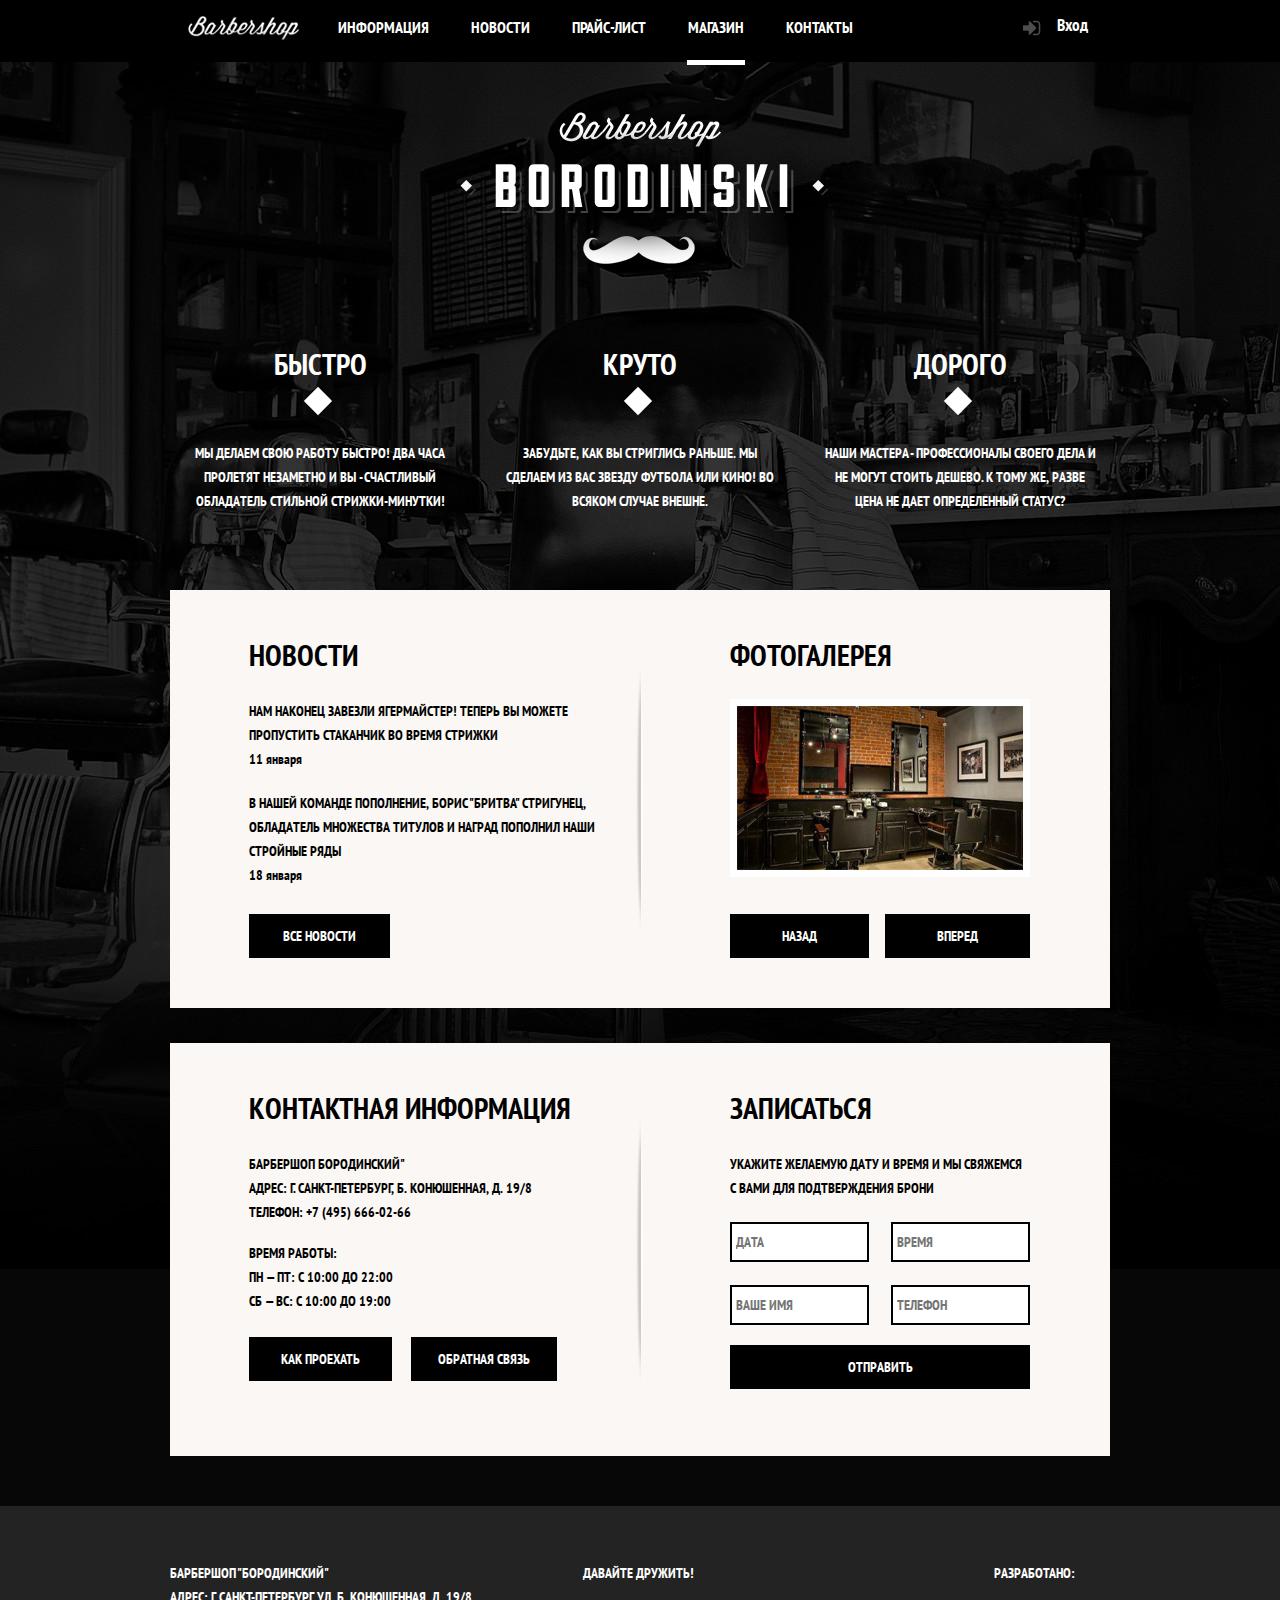
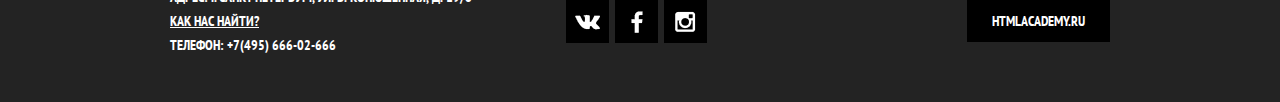
<file: index.html>
<!DOCTYPE html>
<html lang="ru">
  <head>
	<meta charset="utf-8">
	<title>HTML Academy: Барбершоп</title>
	<!-- <link href="https://fonts.googleapis.com/css?family=PT+Sans+Narrow" rel="stylesheet"> -->	
    <link href="css/fonts.css" rel="stylesheet">	
	<link href="css/normalize.css" rel="stylesheet">
	<link href="css/style.css" rel="stylesheet">

    <!--[if it IE]>-->
          <script src="https://oss.maxcdn.com/libs/html5shiv/3.7.0/html5shiv.js"></script>
    <!--<![endif]-->
</head>

  <body>
  <header class="header">
		<div class="header-wrapper clearfix">

			<div class="header-menu">
				<div class="header-menu-logo"> 
					<a href="#"><img src="img/logo.png" width=111 height=24 alt=""></a>
				</div>

				<nav class="header-main-nav">
					<ul>
						<li><a href="#">Информация</a></li>
						<li><a href="#">Новости</a></li>
						<li><a href="#">Прайс-лист</a></li>
						<li class="header-main-nav-active"><a>Магазин</a></li>
						<li><a href="#">Контакты</a></li>
					</ul>
				</nav>

				<div class="header-menu-account">
					<a class="header-menu-account-logo" href="#" onclick='showlogin();'>Вход</a>
				</div>				
			</div>	

		</div>
	</header>

	<main class="main">
		<div class="main-wrapper clearfix">

            <div class="main-logo">
                <img src="img/main-logo.png" width="368" height="204" alt="">
            </div>

            <div class="main-advertising clearfix">
                <div class="main-advertising-item">
                    <div class="main-advertising-title">Быстро</div>
                    <p>Мы делаем свою работу быстро! Два часа
                    пролетят незаметно и вы - счастливый
                    обладатель стильной стрижки-минутки!</p>
                </div>

                <div class="main-advertising-item">
                    <div class="main-advertising-title">Круто</div>
                    <p>Забудьте, как вы стриглись раньше. Мы сделаем из вас звезду футбола или кино! Во всяком случае внешне.</p>
                </div>

                <div class="main-advertising-item">
                    <div class="main-advertising-title">Дорого</div>
                    <p>Наши мастера - профессионалы своего дела и не могут стоить дешево. К тому же, разве цена не дает определенный статус?</p>
                </div>
            </div>

            <div class="main-content clearfix">
                <div class="main-content-column-left">
                    <h2 class="main-content-column-title">Новости</h2>
                    <ul class="main-content-news">
                        <li>Нам наконец завезли Ягермайстер! Теперь вы можете пропустить стаканчик во время стрижки
                        <time datetime="2017-01-11">11 января</time></li>
                        <li>В нашей команде пополнение, Борис "Бритва" Стригунец, обладатель множества титулов и наград пополнил наши стройные ряды<time datetime="2017-01-18">18 января</time></li>
                    </ul>
                    <a href="#" class="btn-link main-news-btn">Все новости</a>
                </div>

                <div class="main-content-column-right ">
                    <h2 class="main-content-column-title">Фотогалерея</h2>
                    <div class="main-content-gallery">
                        <div class="main-content-gallery-content ">
                            <img src="img/workplace.jpg" width="286" height="164" alt="">
                        </div>
                        <button class="btn-link main-btn-prev">Назад</button>
                        <button class="btn-link main-btn-next">Вперед</button>
                    </div>
                </div>                
            </div>

            <div class="main-content clearfix">
                <div class="main-content-column-left">
                    <div class="main-contacts">
                        <h2 class="main-content-column-title">Контактная информация</h2>
                        <address class="main-contacts-addr">
                            Барбершоп Бородинский"<br>
                            Адрес: г. Санкт-Петербург, Б. Конюшенная, д. 19/8<br>
                            Телефон: +7 (495) 666-02-66<br>
                        </address>

                        <div class="main-content-open-hours">
                            <p>Время работы:</p>
                            <p>пн — пт: с 10:00 до 22:00</p>
                            <p>сб — вс: с 10:00 до 19:00</p>
                        </div>
                        <a href="#" class="btn-link main-btn-map" onclick='showmap();'>Как проехать</a>
                        <a href="#" class="btn-link main-btn-contact">Обратная связь</a>
                    </div>
                </div>
                <div class="main-content-column-right ">
                    <div class="appointment-form">
                        <h2 class="main-content-column-title">Записаться</h2>
                        <p>Укажите желаемую дату и время и мы свяжемся с вами для подтверждения брони</p>
                        <form action="/echo" method="post" class="form-enroll">
                            <input type="text" name="date" placeholder="Дата">
                            <input type="text" name="time" 
                            placeholder="Время">
                            <input type="text" name="name" placeholder="Ваше имя">
                            <input type="tel" name="phone" placeholder="Телефон">
                            <button type="submit" class="btn-link form-btn-enroll">Отправить</button>
                        </form>
                    </div>
                </div>
            </div>            
        </div>
		</div>
	</main>

	<footer class="footer">
        <div class="footer-wrapper clearfix">
            <div class="footer-addr">
                Барбершоп "Бородинский"<br>
                Адрес: г. Санкт-Петербург, ул. Б. Конюшенная, д. 19/8<br>
                <a class="footer-link" href="#">Как нас найти?</a>
                <p>Телефон: +7(495) 666-02-666</p>
            </div>

            <div class="footer-social">
                <span>Давайте дружить!</span>
                <a href="http://vk.com" class="footer-social-btn footer-social-vk"></a>
                <a href="http://facebook.com" class="footer-social-btn footer-social-fb"></a>
                <a href="http://instagram.com" class="footer-social-btn footer-social-inst"></a>
            </div>

            <div class="footer-copyright">
                <span>Разработано:</span>
                <a class="btn-link footer-copyright-link" href="http://htmlacademy.ru/">htmlacademy.ru</a>
            </div>
        </div>
    </footer>

    <!--Modal-->
    <div class="modal-login">
        <div class="modal-login-close" onclick='closeloginwindow();'></div>
        <h2 class="modal-login-title">Личный кабинет</h2>
        <p>Введите пожалуйста свой логин и пароль</p>
        <form class="modal-login-form" >
        <input type="text" class="modal-icon-user" name="login" placeholder="Логин" required>
        <input type="text" class="modal-icon-password" name="password" placeholder="Пароль" required>
        <input type="checkbox" name="remember" id="remember-me">
        <label for="remember-me">Запомните меня</label>
        <a href="#" class="model-login-restore">Я забыл пароль!</a>
        <button type="submit" class="modal-login-btn">Войти</button>
        </form>
    </div>

    <div class="modal-map-popup">
        <button class="modal-popup-close-map" type="button" onclick='hidemap();'></button>
        <iframe src="https://www.google.com/maps/embed?pb=!1m18!1m12!1m3!1d999.2970419182997!2d30.3220211441057!3d59.938877484047545!2m3!1f0!2f0!3f0!3m2!1i1024!2i768!4f13.1!3m3!1m2!1s0x4696310fca5ba729%3A0xea9c53d4493c879f!2z0JHQvtC70YzRiNCw0Y8g0JrQvtC90Y7RiNC10L3QvdCw0Y8g0YPQuy4sIDE5LCDQodCw0L3QutGCLdCf0LXRgtC10YDQsdGD0YDQsywgMTkxMTg2!5e0!3m2!1sru!2sru!4v1485281200649" allowfullscreen></iframe>
    </div>

    <script src="js/script.js"></script>
  </body>
</html>
</file>
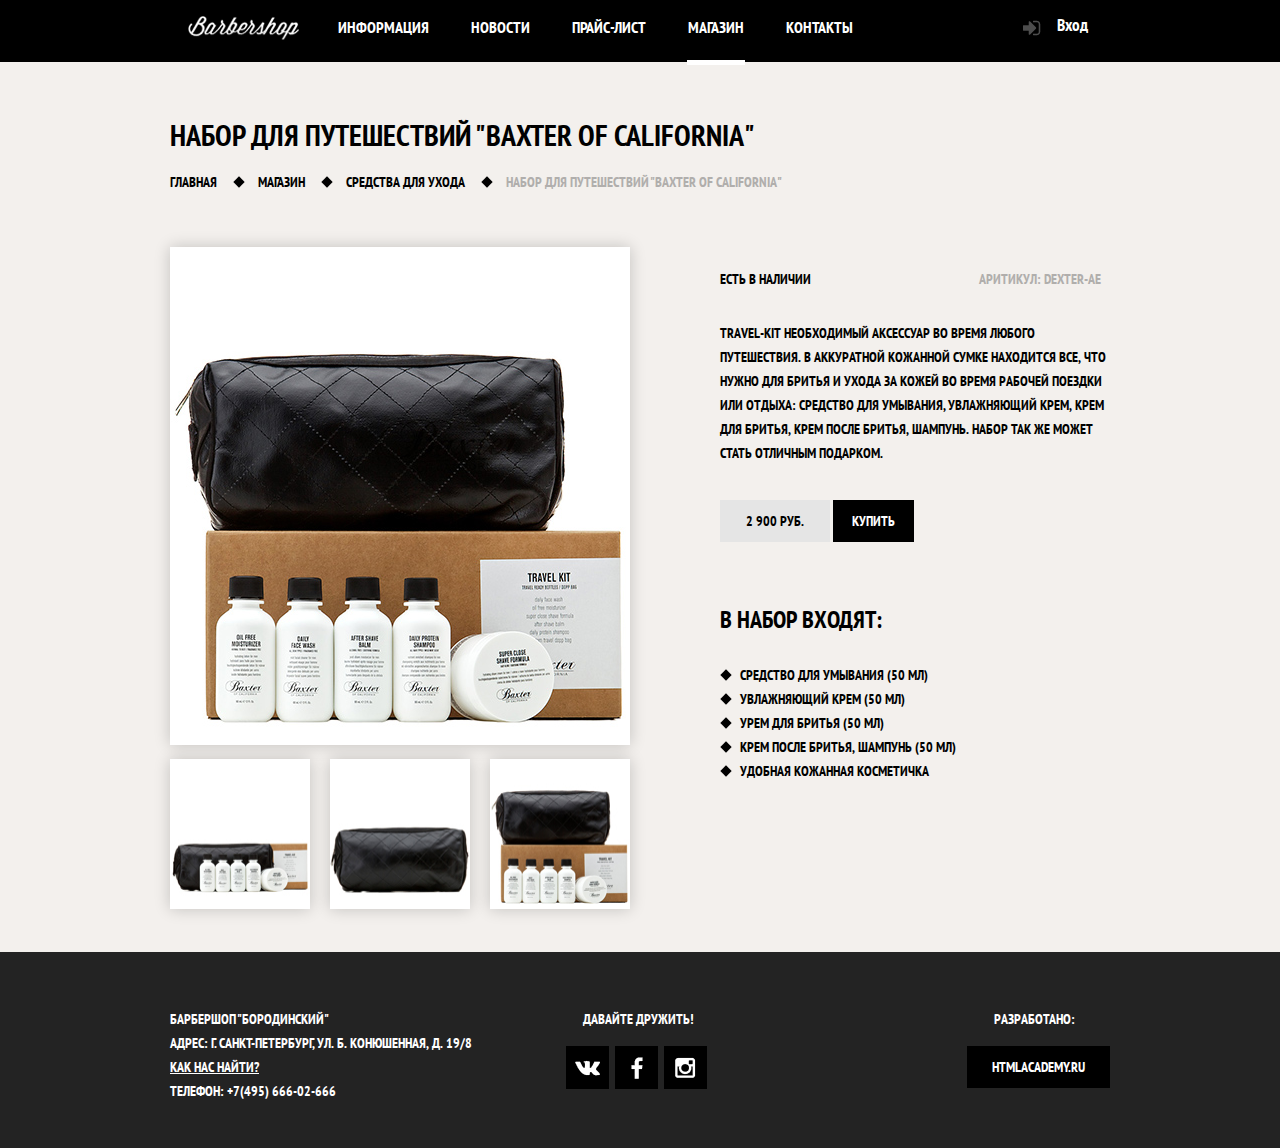
<file: catalog-item.html>
<!DOCTYPE html>
<html lang="ru">
<head>
	<meta charset="utf-8">
	<title>HTML Academy: Барбершоп-каталог</title>
	<!-- <link href="https://fonts.googleapis.com/css?family=PT+Sans+Narrow" rel="stylesheet"> -->
	<link href="css/fonts.css" rel="stylesheet">		
	<link href="css/normalize.css" rel="stylesheet">
	<link href="css/style.css" rel="stylesheet">

	<!--[if it IE]>-->
          <script src="https://oss.maxcdn.com/libs/html5shiv/3.7.0/html5shiv.js"></script>
    <!--<![endif]-->
</head>

<body>
	<header class="header">
		<div class="header-wrapper clearfix">

			<div class="header-menu">
				<div class="header-menu-logo"> 
					<a href="#"><img src="img/logo.png" width=111 height=24 alt=""></a>
				</div>

				<nav class="header-main-nav">
					<ul>
						<li><a href="#">Информация</a></li>
						<li><a href="#">Новости</a></li>
						<li><a href="#">Прайс-лист</a></li>
						<li class="header-main-nav-active"><a>Магазин</a></li>
						<li><a href="#">Контакты</a></li>
					</ul>
				</nav>

				<div class="header-menu-account">
					<a class="header-menu-account-logo" href="#" onclick='showlogin();'>Вход</a>
				</div>				
			</div>	

		</div>
	</header>

	<main class="main main-inner-page">
		<div class="main-wrapper clearfix">
			<h1 class="main-title">Набор для путешествий "Baxter of California"</h1>

			<ul class="main-breadcrumbs">
				<li><a href="#">Главная</a></li>
				<li><a href="#">Магазин</a></li>
				<li><a href="#">Средства для ухода</a></li>
				<li class="main-breadcrumbs-current"><a>Набор для путешествий "Baxter of California"</a></li>
			</ul>

			<div class="main-goods">
				<div class="main-goods-img"> 
					<img src="img/bxtr_clrn_big_3.jpg" width=460 height=498 alt="">
				</div>

				<!-- <div class="main-goods-wrapper"> -->
				<div class="main-goods-mini">
					<img src="img/bxtr_clrn_mini_1.jpg" width=140 height=150 alt="">
				</div>

				<div class="main-goods-mini">
					<img src="img/bxtr_clrn_mini_2.jpg" width=140 height=150 alt="">
				</div>

				<div class="main-goods-mini">
					<img src="img/bxtr_clrn_mini_3.jpg" width=140 height=150 alt="">
				</div>
				<!-- </div> -->
			</div>

			<article class="main-good-info">
				<div class="main-good-info-nomenclature clearfix">
					<span class="main-goods-available">Есть в наличии</span>
					<span class="main-vendor-code">Аритикул: Dexter-AE</span>
				</div>

				<p>TRAVEL-KIT необходимый аксессуар во время любого путешествия. В аккуратной кожанной сумке находится все, что нужно для бритья и ухода за кожей во время рабочей поездки или отдыха: средство для умывания, увлажняющий крем, крем для бритья, крем после бритья, шампунь. Набор так же может стать отличным подарком.</p>

				<div class="main-item-buy main-item-buy-catalog">
					<div class="main-item-price main-item-price-catalog">2 900 руб.</div>
					<a class="btn-link main-item-price-link" href="#">Купить</a>
				</div>

				<h2 class="main-consist">В набор входят:</h2>
				<ul>
					<li>Средство для умывания (50 мл)</li>
					<li>Увлажняющий крем (50 мл)</li>
					<li>Урем для бритья (50 мл)</li>
					<li>Крем после бритья, шампунь (50 мл)</li>
					<li>Удобная кожанная косметичка</li>
				</ul>
			</article>
		</div>
	</main>

	<footer class="footer">
        <div class="footer-wrapper clearfix">
            <div class="footer-addr">
                Барбершоп "Бородинский"<br>
                Адрес: г. Санкт-Петербург, ул. Б. Конюшенная, д. 19/8<br>
                <a class="footer-link" href="#">Как нас найти?</a>
                <p>Телефон: +7(495) 666-02-666</p>
            </div>

            <div class="footer-social">
                <span>Давайте дружить!</span>
                <a href="http://vk.com" class="footer-social-btn footer-social-vk"></a>
                <a href="http://facebook.com" class="footer-social-btn footer-social-fb"></a>
                <a href="http://instagram.com" class="footer-social-btn footer-social-inst"></a>
            </div>

            <div class="footer-copyright">
                <span>Разработано:</span>
                <a class="btn-link footer-copyright-link" href="http://htmlacademy.ru/">htmlacademy.ru</a>
            </div>
        </div>
    </footer>

    <!--Modal-->
    <div class="modal-login">
        <div class="modal-login-close" onclick='closeloginwindow();'></div>
        <h2 class="modal-login-title">Личный кабинет</h2>
        <p>Введите пожалуйста свой логин и пароль</p>
        <form class="modal-login-form" >
        <input type="text" class="modal-icon-user" name="login" placeholder="Логин" required>
        <input type="text" class="modal-icon-password" name="password" placeholder="Пароль" required>
        <input type="checkbox" name="remember" id="remember-me">
        <label for="remember-me">Запомните меня</label>
        <a href="#" class="model-login-restore">Я забыл пароль!</a>
        <button type="submit" class="modal-login-btn">Войти</button>
        </form>
    </div>

    <script src="js/script.js"></script>

</body>
</html>
</file>
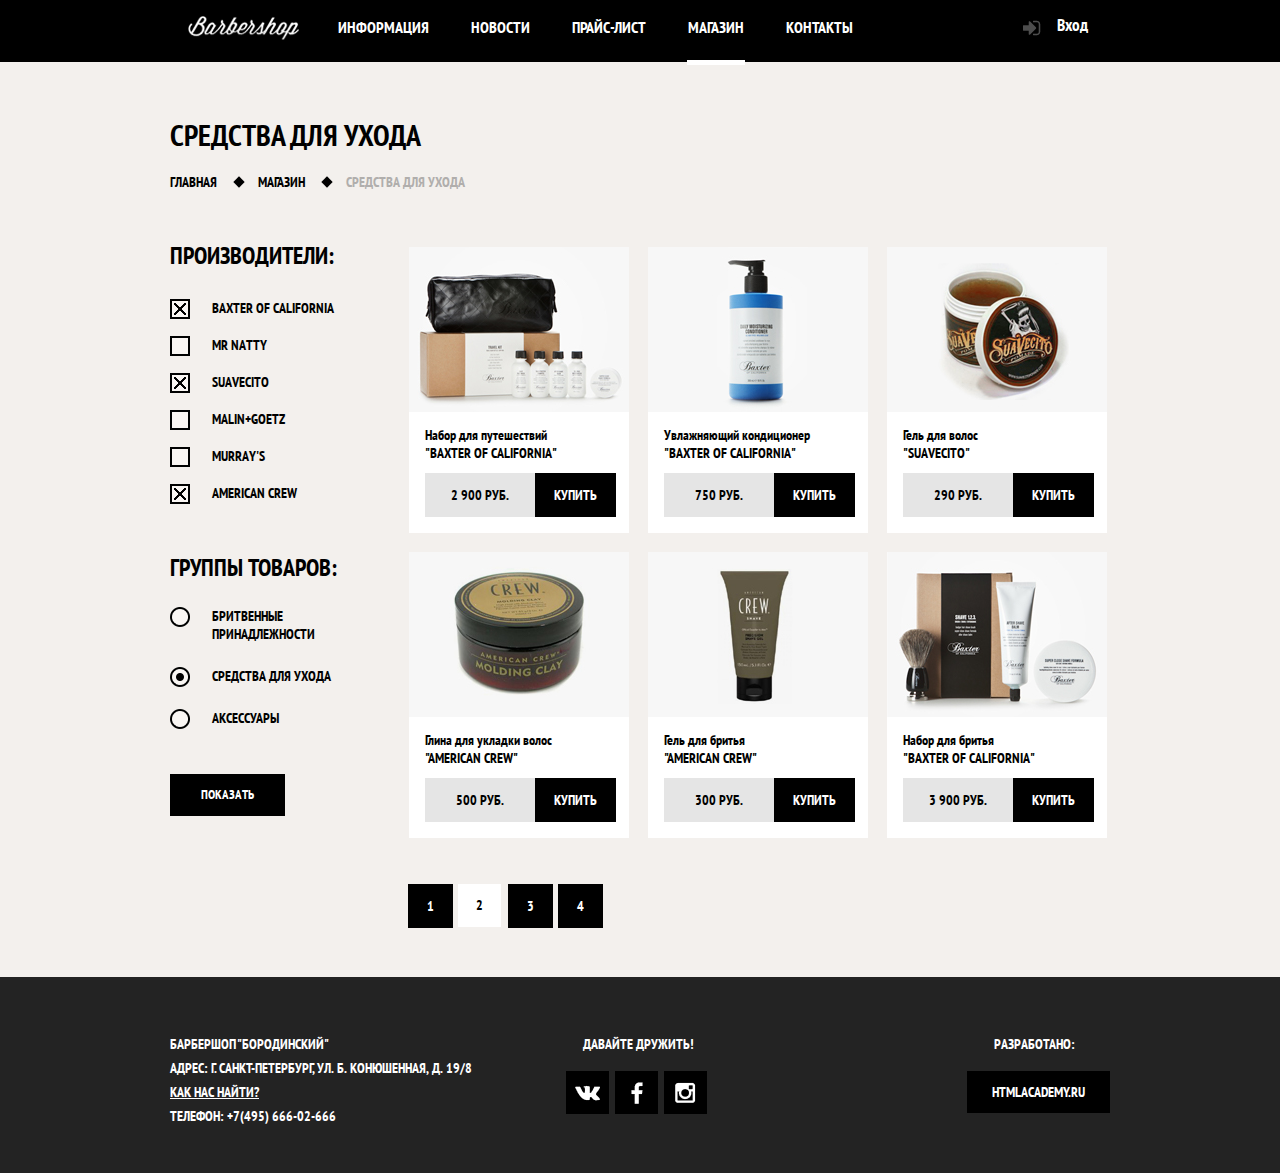
<file: catalog.html>
<!DOCTYPE html>
<html lang="ru">
<head>
	<meta charset="utf-8">
	<title>HTML Academy: Барбершоп-каталог</title>
	<!-- <link href="https://fonts.googleapis.com/css?family=PT+Sans+Narrow" rel="stylesheet"> -->	
	<link href="css/fonts.css" rel="stylesheet">	
	<link href="css/normalize.css" rel="stylesheet">
	<link href="css/style.css" rel="stylesheet">

	<!--[if it IE]>-->
          <script src="https://oss.maxcdn.com/libs/html5shiv/3.7.0/html5shiv.js"></script>
    <!--<![endif]-->
</head>

<body>
	<header class="header">
		<div class="header-wrapper clearfix">

			<div class="header-menu">
				<div class="header-menu-logo"> 
					<a href="#"><img src="img/logo.png" width=111 height=24 alt=""></a>
				</div>

				<nav class="header-main-nav">
					<ul>
						<li><a href="#">Информация</a></li>
						<li><a href="#">Новости</a></li>
						<li><a href="#">Прайс-лист</a></li>
						<li class="header-main-nav-active"><a>Магазин</a></li>
						<li><a href="#">Контакты</a></li>
					</ul>
				</nav>

				<div class="header-menu-account">
					<a class="header-menu-account-logo" href="#" onclick='showlogin();'>Вход</a>
				</div>				
			</div>	

		</div>
	</header>

	<main class="main main-inner-page">
		<div class="main-wrapper clearfix">
			<h1 class="main-title">Средства для ухода</h1>

			<ul class="main-breadcrumbs">
				<li><a href="#">Главная</a></li>
				<li><a href="#">Магазин</a></li>
				<li class="main-breadcrumbs-current"><a>Средства для ухода</a></li>
			</ul>			

			<form action="#" method="POST" id="main-assortment" class="main-assortment-form">	

				<h2 class="main-title-filter">Производители:</h2>

				<input type="checkbox" checked id="main-baxter">
				<label for="main-baxter">Baxter of california</label>
				
				<input type="checkbox" id="main-natty">
				<label for="main-natty">Mr Natty</label>
				
				<input type="checkbox" checked id="main-suavecito">
				<label for="main-suavecito">Suavecito</label>
				
				<input type="checkbox" id="main-malin">
				<label for="main-malin">Malin+Goetz</label>
				
				<input type="checkbox" id="main-murray">
				<label for="main-murray">Murray's</label>
				
				<input type="checkbox" checked id="main-american">
				<label for="main-american">American crew</label>
				

				<h2 class="main-title-filter">Группы товаров:</h2>
				
				<input type="radio" id="main-razor" value="razor" name="goods">
				<label for="main-razor">Бритвенные принадлежности</label>

				<input type="radio" checked id="main-care" value="care" name="goods">
				<label for="main-care">Средства для ухода</label>
				
				<input type="radio" id="main-accessories" value="accessories" name="goods">
   				<label for="main-accessories">Аксессуары</label>   				

   				<button type="submit" form="main-assortment" class="btn-link">Показать</button>
			</form>

			<div class="main-catalog">
				<div class="main-catalog-items">

					<article class="main-catalog-item">
						<a class="main-catalog-item-foto" href="catalog-item.html"><img src="img/bxtr_clrn_3.jpg" width=220 height=165 alt=""></a>
						<a class="main-item-title" href="catalog-item.html">Набор для путешествий <p>"Baxter of California"</p></a>

						<div class="main-item-buy">
							<div class="main-item-price">2 900 руб.</div>
							<a class="btn-link" href="#">Купить</a>
						</div>
					</article>	

					<article class="main-catalog-item">
						<a class="main-catalog-item-foto" href="#"><img src="img/bxtr_clrn_2.jpg" width=220 height=165 alt=""></a>
						<a class="main-item-title" href="#">Увлажняющий кондиционер <p>"Baxter of California"</p></a>

						<div class="main-item-buy">
							<div class="main-item-price">750 руб.</div>
							<a class="btn-link" href="#">Купить</a>
						</div>
					</article>

					<article class="main-catalog-item">
						<a class="main-catalog-item-foto" href="#"><img src="img/suavecito.jpg" width=220 height=165 alt=""></a>
						<a class="main-item-title" href="#">Гель для волос <p>"Suavecito"</p></a>

						<div class="main-item-buy">
							<div class="main-item-price">290 руб.</div>
							<a class="btn-link" href="#">Купить</a>
						</div>
					</article>

					<article class="main-catalog-item">
						<a class="main-catalog-item-foto" href="#"><img src="img/american_crew_1.jpg" width=220 height=165 alt=""></a>
						<a class="main-item-title" href="#">Глина для укладки волос <p>"American crew"</p></a>

						<div class="main-item-buy">
							<div class="main-item-price">500 руб.</div>
							<a class="btn-link" href="#">Купить</a>
						</div>
					</article>

					<article class="main-catalog-item">
						<a class="main-catalog-item-foto" href="#"><img src="img/american_crew_2.jpg" width=220 height=165 alt=""></a>
						<a class="main-item-title" href="#">Гель для бритья <p>"American crew"</p></a>

						<div class="main-item-buy">
							<div class="main-item-price">300 руб.</div>
							<a class="btn-link" href="#">Купить</a>
						</div>
					</article>

					<article class="main-catalog-item">
						<a class="main-catalog-item-foto" href="#"><img src="img/bxtr_clrn_1.jpg" width=220 height=165 alt=""></a>
						<a class="main-item-title" href="#">Набор для бритья <p>"Baxter of California"</p></a>

						<div class="main-item-buy">
							<div class="main-item-price">3 900 руб.</div>
							<a class="btn-link" href="#">Купить</a>
						</div>
					</article>
				</div>

				<ul class="main-pagination">
					<li><a class="btn-link main-pagination-link" href="#">1</a></li>
					<li class="main-pagination-active">2</li>
					<li><a class="btn-link main-pagination-link" href="#">3</a></li>
					<li><a class="btn-link main-pagination-link" href="#">4</a></li>		
				</ul>				
			</div>
		</div>	
	</main>

	<footer class="footer">
        <div class="footer-wrapper clearfix">
            <div class="footer-addr">
                Барбершоп "Бородинский"<br>
                Адрес: г. Санкт-Петербург, ул. Б. Конюшенная, д. 19/8<br>
                <a class="footer-link" href="#">Как нас найти?</a>
                <p>Телефон: +7(495) 666-02-666</p>
            </div>

            <div class="footer-social">
                <span>Давайте дружить!</span>
                <a href="http://vk.com" class="footer-social-btn footer-social-vk"></a>
                <a href="http://facebook.com" class="footer-social-btn footer-social-fb"></a>
                <a href="http://instagram.com" class="footer-social-btn footer-social-inst"></a>
            </div>

            <div class="footer-copyright">
                <span>Разработано:</span>
                <a class="btn-link footer-copyright-link" href="http://htmlacademy.ru/">htmlacademy.ru</a>
            </div>
        </div>
    </footer>

    <!--Modal-->
    <div class="modal-login">
        <div class="modal-login-close" onclick='closeloginwindow();'></div>
        <h2 class="modal-login-title">Личный кабинет</h2>
        <p>Введите пожалуйста свой логин и пароль</p>
        <form class="modal-login-form" >
        <input type="text" class="modal-icon-user" name="login" placeholder="Логин" required>
        <input type="text" class="modal-icon-password" name="password" placeholder="Пароль" required>
        <input type="checkbox" name="remember" id="remember-me">
        <label for="remember-me">Запомните меня</label>
        <a href="#" class="model-login-restore">Я забыл пароль!</a>
        <button type="submit" class="modal-login-btn">Войти</button>
        </form>
    </div>

    <script src="js/script.js"></script>

</body>
</html>
</file>
<file: css/fonts.css>
/* font-family: "PTSansNarrowRegular"; */
@font-face {
    font-family: "PT Sans Narrow";
    src: url("../fonts/PTSansNarrowRegular/PTSansNarrowRegular.eot");
    src: url("../fonts/PTSansNarrowRegular/PTSansNarrowRegular.eot?#iefix")format("embedded-opentype"),
    url("../fonts/PTSansNarrowRegular/PTSansNarrowRegular.woff") format("woff"),
    url("../fonts/PTSansNarrowRegular/PTSansNarrowRegular.ttf") format("truetype");
    font-style: normal;
    font-weight: normal;
}
/* font-family: "PTSansNarrowBold"; */
@font-face {
    font-family: "PT Sans Narrow";
    src: url("../fonts/PTSansNarrowBold/PTSansNarrowBold.eot");
    src: url("../fonts/PTSansNarrowBold/PTSansNarrowBold.eot?#iefix")format("embedded-opentype"),
    url("../fonts/PTSansNarrowBold/PTSansNarrowBold.woff") format("woff"),
    url("../fonts/PTSansNarrowBold/PTSansNarrowBold.ttf") format("truetype");
    font-style: normal;
    font-weight: normal;
}
</file>
<file: css/style.css>
body {
  font-size: 14px;  
  font-weight: bold;
  font-family: "PT Sans Narrow", "Arial", sans-serif;
  color: #000000;
  line-height: 24px;
  min-width: 960px;
  background: #070707 url(../img/main-background.jpg) no-repeat top center;

  -webkit-font-smoothing: antialiased;
  -moz-osx-font-smoothing: grayscale;
}
h1 {
  font-size: 30px;
  font-weight: bold; 
  font-family: "PT Sans Narrow", Arial, sans-serif;
  color: #000000;
  line-height: 42px;
  text-transform: uppercase;
}
h2 {
  font-size: 30px;  
  font-weight: bold;
  font-family: "PT Sans Narrow", Arial, sans-serif;
  color: #000000;
  line-height: 42px;
  text-transform: uppercase;
}
a {
  text-decoration: none;
  color: #000000;
}
.btn-link {
  display: inline-block;
  padding: 10px 19px;
  cursor: pointer;
  text-decoration: none;
  text-transform: uppercase;
  color: #ffffff;
  border: none;
  outline: none;
  background-color: #000000;
  font-family: "PT Sans Narrow", sans-serif;
  font-size: 14px;
  line-height: 24px;
}
.btn-link:hover { 
  background-color: #663d15;
  color: #ffffff;
}
.header {
  background-color: #000000;
} 
.header-wrapper {
  margin: 0 auto;
  width: 940px;
  padding: 0 10px;
}
.clearfix {
  content: "";
  display: table;
}
.header-menu {
  float: left;
  width: 940px;
}
.header-menu-logo {
  float: left;
  padding: 16px 18px 15px 18px;
}
.header-main-nav {
  float: left;
  width: 620px;
}
.header-main-nav ul {
  margin: 0;
  padding: 0;
  list-style: none;
  font-size: 0px;
}
.header-main-nav li {
  float: left;
  font-size: 16px;
  line-height: 20px;
  font-family: "Pt Sans Narrow";
  font-weight: bold;
  text-transform: uppercase;
}
.header-main-nav a {
  display: block;
  padding: 17px 21px;
  text-decoration: none;
  color: #ffffff;
}
.header-main-nav a:hover  {
  background-color: #242424;
}
.header-main-nav-active a {
  position: relative;
}
.header-main-nav-active a:after {
  position: absolute;
  right: 20px;
  bottom: -11px;
  left: 20px;
  height: 5px;
  content: "";
  background-color: #ffffff;
}
.header-menu-account {
  float: right;
  max-width: 140px;
}
.header-menu-account a:hover  {
  background-color: #242424;
}
.header-menu-account-logo {
  position: relative;
  display: inline-block;
  padding: 14px 22px;
  padding-left: 50px;
  color: #ffffff;
  font-size: 17px;
  line-height: 23px;
  font-family: "Pt Sans Narrow";
  font-weight: bold;
}
.header-menu-account-logo:before {
  position: absolute;
  top: 20px;
  left: 16px;
  width: 18px;
  height: 16px;
  content: "";
  background: url(../img/icon-login.png) no-repeat;
}
.header-menu-account-logo:hover:before { 
  background: url(../img/icon-login-hover.png) no-repeat;
}
.header-menu-account-logo:active:before { 
  /*background: url(../img/icon-login-hover.png) no-repeat;*/
  opacity: 0.5;
}

.main {  
  padding: 50px 0 50px 0;
}
.main-wrapper {
  margin: 0 auto;
  width: 940px;
  padding: 0 10px;  
}
.main-inner-page { 
  background-color: #f3f0ed; 
}
.main-logo {
  width: 368px;
  margin: 0 auto;
  padding: 0 0 0 8px;
  margin-bottom: 20px;
}
.main-advertising {
  margin: 0 0 67px 0;
}
.main-advertising-item {
  float: left;
  width: 300px;
  margin: 0 20px 0 0 ;
  text-align: center;
  color: #ffffff;
  text-transform: uppercase;
}
.main-advertising-item:last-child {
  margin-right: 0;
}
.main-advertising-title {
  position: relative;
  padding: 0 0 26px 0;
  margin: 0 0 30px 0;
  font-size: 30px;
  line-height: 42px;
}
.main-advertising-item p {
  margin: 10px;
}
.main-advertising-title:after {
  content: "";
  position: absolute;
  bottom: 0;
  left: 50%;
  display: block;
  width: 20px;
  height: 20px;
  margin: 0 0 0 -12px;
  background: #ffffff;
  transform: rotate(45deg);
}

.main-content {
  margin-bottom: 35px;
  color: #000000;
  background:url("../img/vertical-shadow.png") no-repeat center;
  background-color: #faf7f4;
  width: 100%;
  text-transform: uppercase;
}
.main-content-column-left {
  width: 350px;
  float: left;
  padding: 44px 0 50px 79px;
}
.main-content-column-right {
  width: 300px;
  float: right;
  padding: 44px 80px 0 0;
}
.main-content-column-title {
  margin: 0 0 23px 0;
  font-size: 30px;
  line-height: 42px;
  font-weight: bold;
}
.main-content-news {
  margin: 0 0 27px 0;
  padding: 0;
  list-style: none;
}
.main-content-news li {
  margin: 0 0 20px 0;
}
.main-content-news time {
  text-transform: none;
  display: block;
}
.main-news-btn {
padding: 10px 34px;
}
.main-content-gallery {
  position: relative;
  height: 260px;
}
.main-content-gallery-content {
  height: 164px;
  margin: 0 0 37px 0;
  border: 7px solid white;
  /*background: #ccc;*/
}
.main-btn-prev {
  padding: 10px 52px;
  font-size: 14px;
  line-height: 24px;
  font-weight: bold;
  float: left;
}
.main-btn-next {
  padding: 10px 52px;
  font-size: 14px;
  line-height: 24px;
  font-weight: bold;
  float: right;
}
.main-contacts, .main-content-open-hours  {
  margin: 0px 0 25px 0;
}
.main-contacts-addr {
  font-size: 14px;
  line-height: 24px;
  text-transform: uppercase;
  font-style: normal;
}
.main-content-open-hours {
  margin: 17px 0 0 0;
}
.main-content-open-hours p {
  margin: 0;
  padding: 0;
}
.main-btn-map {
  padding: 10px 32px;
  margin: 24px 16px 0 0;
}
.main-btn-contact {
  padding: 10px 27px;
}
.form-enroll {
  padding: 8px 0 0px 0;
}
.form-enroll input {
  text-transform: uppercase;
  font-size: 14px;
  line-height: 24px;
  font-weight: bold;
  font-family: "PT Sans Narrow";
/*  width: 140px;
  height: 40px;*/
  border: 2px solid #000000;
  padding: 6px 0 6px 4px;  
}
.form-enroll input:nth-child(2n) {
  float: right;
}
.form-enroll input:nth-child(4n-3) {
  margin: 0 0 23px 0;
}
.form-enroll input:focus {
  border: 2px solid #663d15;
}
.form-btn-enroll {
  margin: 20px 0;
  width: 100%;
  font-weight: bold;
}
.main-content:last-child {
  margin-bottom: 0;
}

.main-title {
  margin: 2px 0 16px 0;
  padding: 0;
  font-size: 30px;
  line-height: 42px;
  font-weight: bold; 
  font-family: "PT Sans Narrow", Arial, sans-serif;
  text-transform: uppercase;
}
.main-breadcrumbs {
  margin: 0;
  padding: 0;
  font-size: 14px;
  line-height: 20px;
  font-weight: bold; 
  font-family: "PT Sans Narrow", Arial, sans-serif;
  text-transform: uppercase;
  list-style: none;
  margin: 0 0 49px 0;
}
.main-breadcrumbs li {
  position: relative;
  display: inline;
  padding-right: 38px;
}
.main-breadcrumbs a {
  text-decoration: none;
  color: #000;
}
.main-breadcrumbs li:after {
  position: absolute;
  top: 5px;
  right: 12px;
  width: 8px;
  height: 8px;
  content: "";
  transform: rotate(45deg);
  background-color: #000000;
}
.main-breadcrumbs-current a {
  color: #b0aeac;
}
.main-breadcrumbs .main-breadcrumbs-current:after {
  display: none;
}
.main-assortment-form {
  float: left;
  width: 200px;
}
.main-title-filter {
  font-size: 24px;
  line-height: 30px;
  font-weight: bold;
  font-family: "PT Sans Narrow", Arial, sans-serif;  
  margin: 0 0 0 0;
}
.main-assortment-form label:first-of-type {
  margin: 28px 0 0 0;
}
.main-assortment-form label {
  position: relative;
  display: block;
  margin: 19px 0 0 0;
  padding-left: 42px;
  cursor: pointer;
  font-size: 14px;
  line-height: 18px;
  font-weight: bold;
  font-family: "PT Sans Narrow", Arial, sans-serif;
  text-transform: uppercase;
}
.main-assortment-form input[type="checkbox"] {
  position: absolute;
  opacity: 0;
  display: none;
}
.main-assortment-form  input[type="checkbox"] ~ label:before{
  content: '';
  position: absolute;
  width: 20px;
  height: 20px;
  left: 0;
  background-image: url("../img/checkbox.png");
}
.main-assortment-form input[type="checkbox"]:checked + label:before{
  background-image: url("../img/checkbox-checked.png");
}
.main-title-filter:last-of-type  {
      margin: 51px 0 0 0;
}
/*.main-assortment-form:first-of-type  input[type="radio"] ~ label {
margin: 28px 0 0 0;
}*/
.main-assortment-form/*:last-of-type*/ input[type="radio"] ~ label {
    margin: 24px 0 0 0;
}
.main-assortment-form input[type="radio"] {
  position: absolute;
  opacity: 0;
  display: none;
}
.main-assortment-form  input[type="radio"] ~ label:before{
  content: '';
  position: absolute;
  width: 20px;
  height: 20px;
  left: 0;
  background-image: url("../img/rbutton.png");
}
.main-assortment-form input[type="radio"]:checked + label:before{
  background: url("../img/rbutton-checked.png") no-repeat;
}
.main-assortment-form button {
  margin: 47px 0 0 0;
  padding: 12px 31px;
  font-size: 13px;
  line-height: 18px;
  font-weight: bold;
}
.main-assortment-form label:hover {
  color: #663d15;
}


.main-catalog {
  float: right;
  width: 720px;
  font-size: 0;
}
.main-catalog-item {
  display: inline-block;
  width: 220px;
  margin: 6px 0 13px 19px;
  vertical-align: top;
  background-color: #fff;
}
.main-catalog-item:hover {
  box-shadow: 0 0 15px 0 rgba(0,1,1,.2);
}
.main-catalog-item-foto {
  display: block;
  width: 220px;
  height: 165px;
  margin: 0 0 14px 0;
}
.main-catalog-item-foto img {
  display:block;
}
.main-item-title {
  margin: 0 0 0 16px;
  display: inline-block;
  text-decoration: none;
  color: #000;
  font-size: 14px;
  line-height: 18px;
  font-weight: bold;  
  height: 45px;
}
.main-item-title p { 
  margin: 0;
  padding: 0;
  text-transform: uppercase;
}
.main-item-buy {
  margin: 2px 0 16px 16px;
  text-transform: uppercase;
}
.main-item-price {
  display: inline-block;
  width: 110px;
  padding: 13px 0;
  text-align: center;
  background-color: #e5e5e5;
  font-size: 14px;
  line-height: 18px;
}
.main-item-buy .btn-link:hover {
  background-color: #663d15;
}
.main-pagination {
  margin: 33px 0 0 18px;
  padding: 0;
  list-style: none;
}
.main-pagination li {
  display: inline-block;
  width: 43px;
  height: 43px;
  margin-right: 7px;
  text-align: center;
  vertical-align: top;
  line-height: 18px;
}
.main-pagination .main-pagination-active {
  background-color: #ffffff;
  color: #000000;
  text-decoration: none;
  font-size: 14px;
  line-height: 43px;
}
.main-goods {
  float: left;
  width: 460px;
  margin: 0 0 -7px 0;
}
.main-goods-img {
  margin: 6px 0 14px 0;
  box-shadow: 0 0 15px 0 rgba(0,1,1,.2);  
}
.main-goods img {
  border: 0;
  display: block;
}
.main-goods-mini {
  float: left;
  width: 140px;
  margin-right: 20px;
  box-shadow: 0 0 15px 0 rgba(0,1,1,.2);
}
.main-goods-mini:last-child {
    margin-right: 0px;
}
.main-good-info {
  float: left;
  width: 390px;
  margin: 0 0 0 90px;
  padding-top: 26px;
  text-transform: uppercase;
}
.main-good-info-nomenclature {
  width: 100%;   
  margin-bottom: 30px;
}
.main-goods-available {
  float: left;
}
.main-vendor-code {
  float: right;
  color: #b0aeac;
  margin: 0 9px 0 0;
}
.main-good-info p {
  text-transform: uppercase;
  margin-bottom: 35px;
}
.main-item-buy-catalog { 
  margin: 0px 0 63px 0px;
 }
 .main-item-price-catalog {
  padding: 12px 0;
 }
.main-item-price a {
  text-decoration: none;
  color: #fff;
}
.main-item-price-link {
  padding: 9px 19px;

}
.main-consist {
  font-size: 24px;
  line-height: 30px;
}
.main-good-info ul {
  margin: 28px 0 0 0;
  padding: 0;
  list-style: none;
}
.main-good-info li {
  position: relative;
  display: block;
  padding-left: 20px;

}
.main-good-info li:before {
  position: absolute;
  top: 8px;
  left: 2px;
  display: block;
  width: 8px;
  height: 8px;
  content: "";
  transform: rotate(45deg);
  background-color: #000000;
}




.footer {
  background-color: #232323;
  padding: 55px 0 45px 0;
}
.footer-wrapper {
  margin: 0 auto;
  width: 940px;
  padding: 0 10px;  
  color: #ffffff;
}
.footer-addr {
  float: left;
  width: 320px;
  font-size: 14px;
  line-height: 24px;
  text-transform: uppercase;
}
.footer-addr a {
  color: #ffffff;
  text-decoration: underline;
} 
.footer-addr p {
  margin: 0;
  padding: 0;
}
.footer-social {
  float: left;
  margin: 0 0 0 76px;
  text-align: center;
  font-size: 14px;  
  line-height: 24px;
  text-transform: uppercase;
}
.footer-social span { 
  display: block; 
/*  margin: 0 0px 0 4px;*/
}
.footer-social a {
  background-color: #000000;
}
.footer-social-btn {
  display: inline-block;
  width: 43px;
  height: 43px;
  background-color: #000000;
  font-size: 0;
  margin: 15px 3px 0 0;
}
.footer-social-btn:hover { 
  background-color: #ffffff; 
}
.footer-social-vk {
  background: url("../img/vk.png") no-repeat center;
}
.footer-social-fb {
  background: url("../img/fb.png") no-repeat center;
}
.footer-social-inst {
  background: url("../img/ig.png") no-repeat center;
}
.footer-social-vk:hover {
  background: url("../img/vk-hover.png") no-repeat center;
}
.footer-social-fb:hover {
  background: url("../img/fb-hover.png") no-repeat center;
}
.footer-social-inst:hover {
  background: url("../img/ig-hover.png") no-repeat center;
}
.footer-copyright {
  float: right;
}
.footer-copyright span {  
  text-align: center;
  display: block;
  margin: 0 8px 15px 0;
  text-transform: uppercase;
}
.footer-copyright a { 
  margin: 0;
  padding: 9px 25px;
}
.footer-copyright .btn-link:hover {
  background-color: #ffffff;
  color: #000000;
}


/*------------------------*/
/*Modal*/
.modal-login {
  display: none;
  position: absolute;
  top: -38px;
  left: 50%;
  margin: 150px 0 0 -230px;
  padding: 55px 0 0 80px;   
  background: #f6f3f0;
  text-transform: uppercase;
  color: #000000;
}
.modal-login-close {
  position: absolute;
  top: 10px;
  right: -30px;
  width: 21px;
  height: 21px;
  font-size: 0;
  cursor: pointer;
  background: url("../img/close-cross.png") no-repeat center;
}
.modal-login h2 {
  margin: 0 175px 20px 0;
  font-size: 30px;
  line-height: 42px;
  font-weight: bold;
}
.modal-login p {
  margin: 0 0 15px 0;
}
.modal-login-form {
  margin: 15px 0 55px 0;
  width: 300px;
}
.modal-login-form input[type="text"],
.modal-login-form input[type="password"] {
  width: 236px;
  margin: 0;
  margin-bottom: 10px;
  padding: 10px 20px;
  padding-right: 40px;
  font-family: "PT Sans Narrow";
  font-size: 14px;
  line-height: 24px;
  font-weight: bold;
  text-transform: uppercase;
  border: 2px solid #000;
}
.modal-login-form input:focus {
  border-color: #663d15;
}
.modal-login-form input.modal-icon-user {
  background: url("../img/icon-user.png") no-repeat 95% 50%;
}
.modal-login-form input.modal-icon-password {
  background: url("../img/icon-passwd.png") no-repeat 95% 50%;
}
.model-login-restore {
  float: right;
  color: #000;
  border-bottom: 2px solid #7b7a78;
}
.modal-login-form input[type="checkbox"] {
  display: none;
}
.modal-login-form input[type="checkbox"] + label {
  position: relative;
  display: inline-block;
  padding: 0 0 0 30px;
  cursor: pointer;
}
.modal-login-form input[type="checkbox"] + label::before {
  content: "";
  position: absolute;
  top: 2px;
  left: 0;
  width: 20px;
  height: 20px;
  background: url("../img/checkbox.png") no-repeat;
}
.modal-login-form input[type="checkbox"]:checked + label::before {
  background: url("../img/checkbox-checked.png") no-repeat;
}
.modal-login-btn {
  width: 100%;
  margin-top: 15px;
  cursor: pointer;
  text-decoration: none;
  text-transform: uppercase;
  color: #ffffff;
  border: none;
  background-color: #000000;
  font-family: "PT Sans Narrow";
  font-size: 14px;
  line-height: 24px;
  font-weight: bold;
  padding: 8px 0;
}
.modal-login-btn:hover { 
  background-color: #663d15;
  color: #ffffff;
}
/*------------------------*/
.modal-map-popup {
  display: none;
}

.modal-map-popup, iframe {
  width: 780px;
  height: 575px;
  position: fixed;
  top: 19%;
  left: 25.3%; 
  box-shadow: 0 1px 10px rgba(0,0,0,.7);
  z-index: 300;
  border: none;
  cursor: pointer;
}
.modal-popup-close-map { 
  border: none;     
  cursor: pointer;
  padding: 0;
}
.modal-popup-close-map:before {
  content: '';
  position: absolute;
  top: 20px;
  right: -25px;
  width: 20px;
  height: 5px;
  background: #d0d0d0;
  border: none;
  transform: rotate(-45deg);
  z-index: 400;
}
.modal-popup-close-map:after {
  content: '';
  position: absolute;
  top: 20px;
  right: -25px;
  width: 20px;
  height: 5px;
  background: #d0d0d0;
  border: none;
  transform: rotate(45deg);
  z-index: 400;
}
</file>
